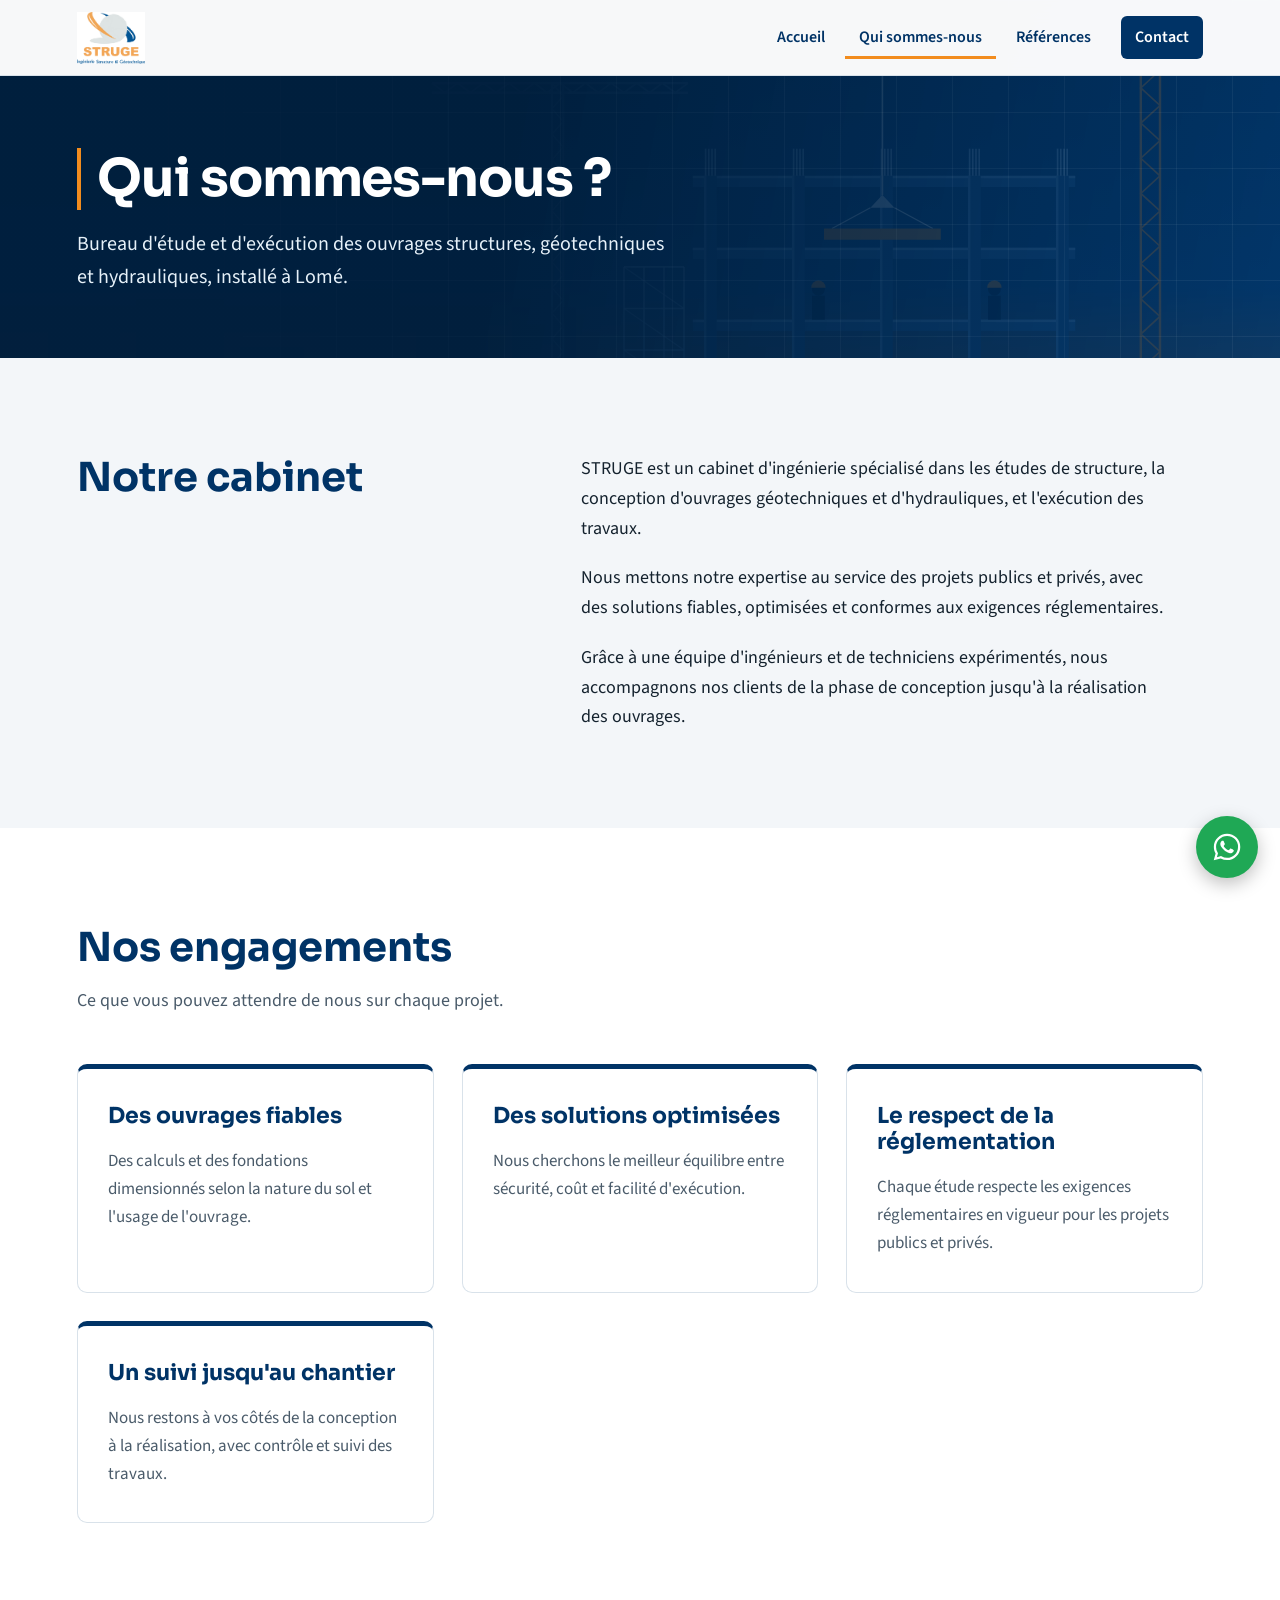
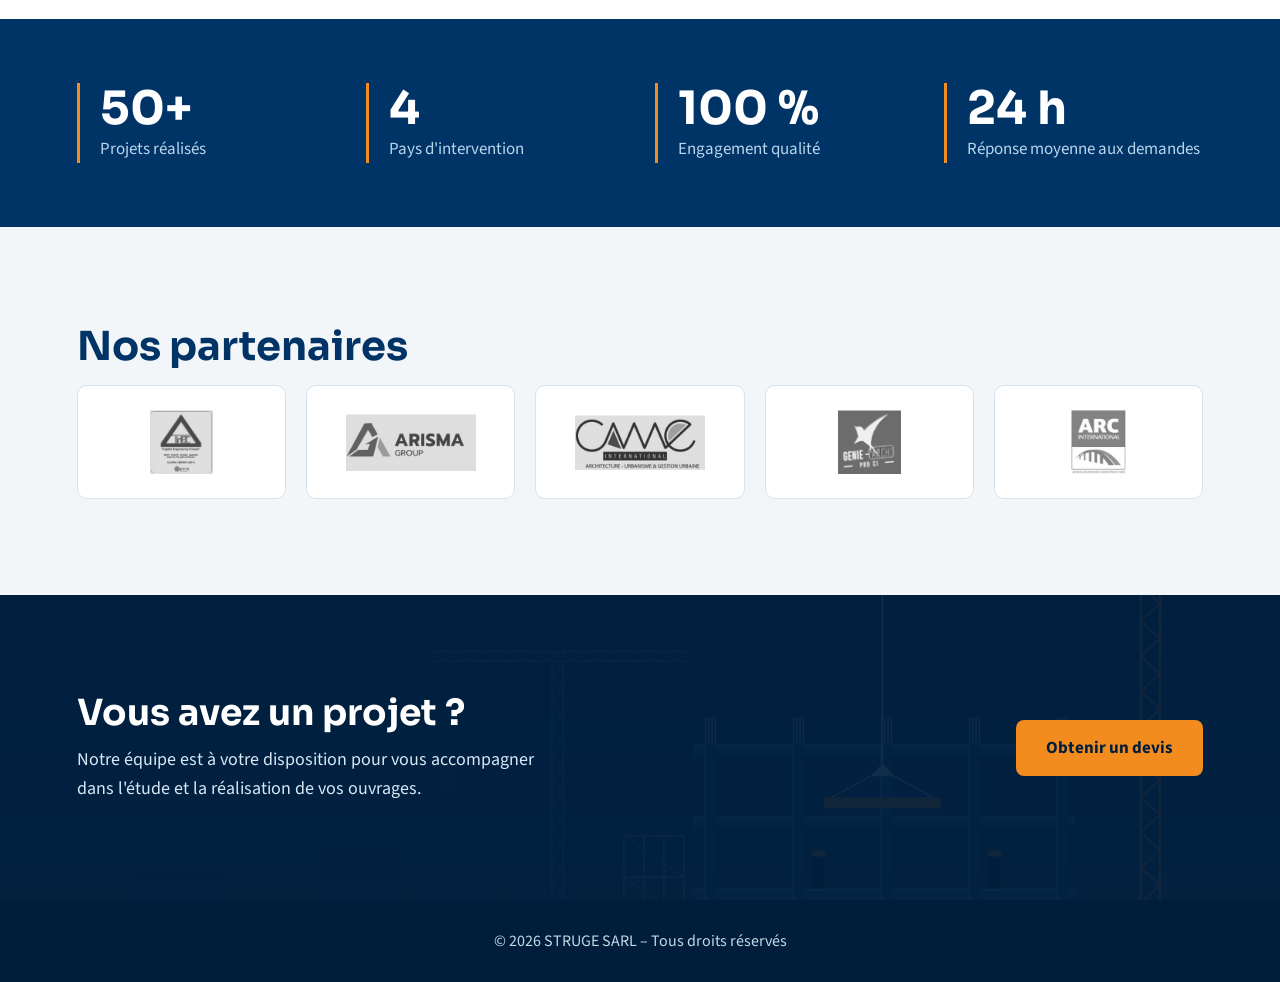
<file: about.html>
<!DOCTYPE html>
<html lang="fr">

<head>
    <meta charset="UTF-8">
    <meta name="viewport" content="width=device-width, initial-scale=1.0">

    <title>Qui sommes-nous – Ingénierie structure et géotechnique | STRUGE</title>
    <meta name="description" content="STRUGE, cabinet d'ingénierie à Lomé (Togo) : études de structure, géotechnique, hydraulique et exécution des travaux.">
    <meta name="theme-color" content="#003366">

    <meta property="og:type" content="website">
    <meta property="og:title" content="Qui sommes-nous – Ingénierie structure et géotechnique | STRUGE">
    <meta property="og:description" content="STRUGE, cabinet d'ingénierie à Lomé (Togo) : études de structure, géotechnique, hydraulique et exécution des travaux.">
    <meta property="og:image" content="images/hero-chantier.svg">

    <link rel="icon" href="images/logo-struge.png">

    <link rel="preconnect" href="https://fonts.googleapis.com">
    <link rel="preconnect" href="https://fonts.gstatic.com" crossorigin>
    <link href="https://fonts.googleapis.com/css2?family=Sora:wght@500;600;700&family=Source+Sans+3:wght@400;600;700&display=swap" rel="stylesheet">

    <link rel="stylesheet" href="style.css">
</head>

<body>

    <a class="skip-link" href="#contenu">Aller au contenu</a>

    <header class="site-header">
        <div class="container header-inner">

            <a class="logo" href="index.html" aria-label="STRUGE – Accueil">
                <img src="images/logo-struge.png" alt="STRUGE">
            </a>

            <button class="nav-toggle" type="button" aria-expanded="false" aria-controls="menu" aria-label="Ouvrir le menu">
                <svg viewBox="0 0 24 24" fill="none" stroke="currentColor" stroke-width="2" stroke-linecap="round" aria-hidden="true">
                    <path d="M4 7h16M4 12h16M4 17h16" />
                </svg>
            </button>

            <nav class="main-nav" id="menu" aria-label="Navigation principale">
                <a href="index.html">Accueil</a>
                <a href="about.html" aria-current="page">Qui sommes-nous</a>
                <a href="services.html">Références</a>
                <a href="contact.html" class="nav-cta">Contact</a>
            </nav>

        </div>
    </header>

    <main id="contenu">

        <section class="page-hero">
            <div class="container">
                <h1>Qui sommes-nous ?</h1>
                <p>Bureau d'étude et d'exécution des ouvrages structures, géotechniques et hydrauliques, installé à Lomé.</p>
            </div>
        </section>


        <section class="section presentation">
            <div class="container">

                <h2 class="section-title">Notre cabinet</h2>

                <div>
                    <p>
                        STRUGE est un cabinet d'ingénierie spécialisé dans les
                        études de structure, la conception d'ouvrages géotechniques
                        et d'hydrauliques, et l'exécution des travaux.
                    </p>

                    <p>
                        Nous mettons notre expertise au service des projets
                        publics et privés, avec des solutions fiables,
                        optimisées et conformes aux exigences réglementaires.
                    </p>

                    <p>
                        Grâce à une équipe d'ingénieurs et de techniciens
                        expérimentés, nous accompagnons nos clients de la phase
                        de conception jusqu'à la réalisation des ouvrages.
                    </p>
                </div>

            </div>
        </section>


        <section class="section">
            <div class="container">

                <h2 class="section-title">Nos engagements</h2>
                <p class="section-lead">Ce que vous pouvez attendre de nous sur chaque projet.</p>

                <div class="grid">

                    <article class="box">
                        <h3>Des ouvrages fiables</h3>
                        <p>Des calculs et des fondations dimensionnés selon la nature du sol et l'usage de l'ouvrage.</p>
                    </article>

                    <article class="box">
                        <h3>Des solutions optimisées</h3>
                        <p>Nous cherchons le meilleur équilibre entre sécurité, coût et facilité d'exécution.</p>
                    </article>

                    <article class="box">
                        <h3>Le respect de la réglementation</h3>
                        <p>Chaque étude respecte les exigences réglementaires en vigueur pour les projets publics et privés.</p>
                    </article>

                    <article class="box">
                        <h3>Un suivi jusqu'au chantier</h3>
                        <p>Nous restons à vos côtés de la conception à la réalisation, avec contrôle et suivi des travaux.</p>
                    </article>

                </div>
            </div>
        </section>


        <section class="stats" aria-label="STRUGE en chiffres">
            <div class="container">

                <div class="stat">
                    <strong>50+</strong>
                    <span>Projets réalisés</span>
                </div>

                <div class="stat">
                    <strong>4</strong>
                    <span>Pays d'intervention</span>
                </div>

                <div class="stat">
                    <strong>100&nbsp;%</strong>
                    <span>Engagement qualité</span>
                </div>

                <div class="stat">
                    <strong>24&nbsp;h</strong>
                    <span>Réponse moyenne aux demandes</span>
                </div>

            </div>
        </section>


        <section class="section partners">
            <div class="container">

                <h2 class="section-title">Nos partenaires</h2>

                <ul class="partner-logos">
                    <li><img src="images/trec.png" alt="TREC" loading="lazy"></li>
                    <li><img src="images/arisma.png" alt="Arisma" loading="lazy"></li>
                    <li><img src="images/came.png" alt="Came" loading="lazy"></li>
                    <li><img src="images/archpro.png" alt="Archpro" loading="lazy"></li>
                    <li><img src="images/arcinter.png" alt="Arcinter" loading="lazy"></li>
                </ul>

            </div>
        </section>

        <!-- APPEL À L'ACTION -->
        <section class="section cta">
            <div class="container">

                <div>
                    <h2>Vous avez un projet ?</h2>
                    <p>
                        Notre équipe est à votre disposition pour vous accompagner
                        dans l'étude et la réalisation de vos ouvrages.
                    </p>
                </div>

                <a href="contact.html" class="btn">Obtenir un devis</a>

            </div>
        </section>

    </main>


    <footer class="site-footer">
        <p>© 2026 STRUGE SARL – Tous droits réservés</p>
    </footer>


    <!-- Bouton WhatsApp flottant -->
    <a class="whatsapp" href="https://wa.me/22893707146" target="_blank" rel="noopener" aria-label="Écrire à STRUGE sur WhatsApp">
        <svg viewBox="0 0 24 24" fill="currentColor" aria-hidden="true">
            <path d="M12.04 2C6.58 2 2.13 6.45 2.13 11.91c0 1.75.46 3.45 1.32 4.95L2.05 22l5.25-1.38a9.9 9.9 0 0 0 4.74 1.21h.01c5.46 0 9.91-4.45 9.91-9.91 0-2.65-1.03-5.14-2.9-7.01A9.82 9.82 0 0 0 12.04 2zm0 18.15h-.01a8.2 8.2 0 0 1-4.19-1.15l-.3-.18-3.12.82.83-3.04-.2-.31a8.2 8.2 0 0 1-1.26-4.38c0-4.54 3.7-8.24 8.25-8.24 2.2 0 4.27.86 5.82 2.42a8.18 8.18 0 0 1 2.41 5.83c0 4.54-3.7 8.23-8.23 8.23zm4.52-6.17c-.25-.12-1.47-.72-1.69-.81-.23-.08-.39-.12-.56.12-.17.25-.64.81-.78.97-.14.17-.29.19-.54.06-.25-.12-1.05-.39-2-1.23-.74-.66-1.23-1.47-1.38-1.72-.14-.25-.02-.38.11-.5.11-.11.25-.29.37-.43.12-.14.17-.25.25-.41.08-.17.04-.31-.02-.43-.06-.12-.56-1.34-.76-1.84-.2-.48-.4-.42-.56-.43h-.48c-.17 0-.43.06-.66.31-.23.25-.87.85-.87 2.07 0 1.22.89 2.4 1.01 2.56.12.17 1.75 2.67 4.23 3.74.59.26 1.05.41 1.41.52.59.19 1.13.16 1.56.1.48-.07 1.47-.6 1.67-1.18.21-.58.21-1.07.14-1.18-.06-.1-.23-.16-.48-.29z" />
        </svg>
    </a>

    <script>
        // Menu mobile
        (function () {
            var btn = document.querySelector('.nav-toggle');
            var menu = document.getElementById('menu');

            btn.addEventListener('click', function () {
                var open = menu.classList.toggle('is-open');
                btn.setAttribute('aria-expanded', open);
                btn.setAttribute('aria-label', open ? 'Fermer le menu' : 'Ouvrir le menu');
            });

            menu.addEventListener('click', function (e) {
                if (e.target.tagName === 'A') {
                    menu.classList.remove('is-open');
                    btn.setAttribute('aria-expanded', 'false');
                }
            });
        })();
    </script>

</body>

</html>
</file>
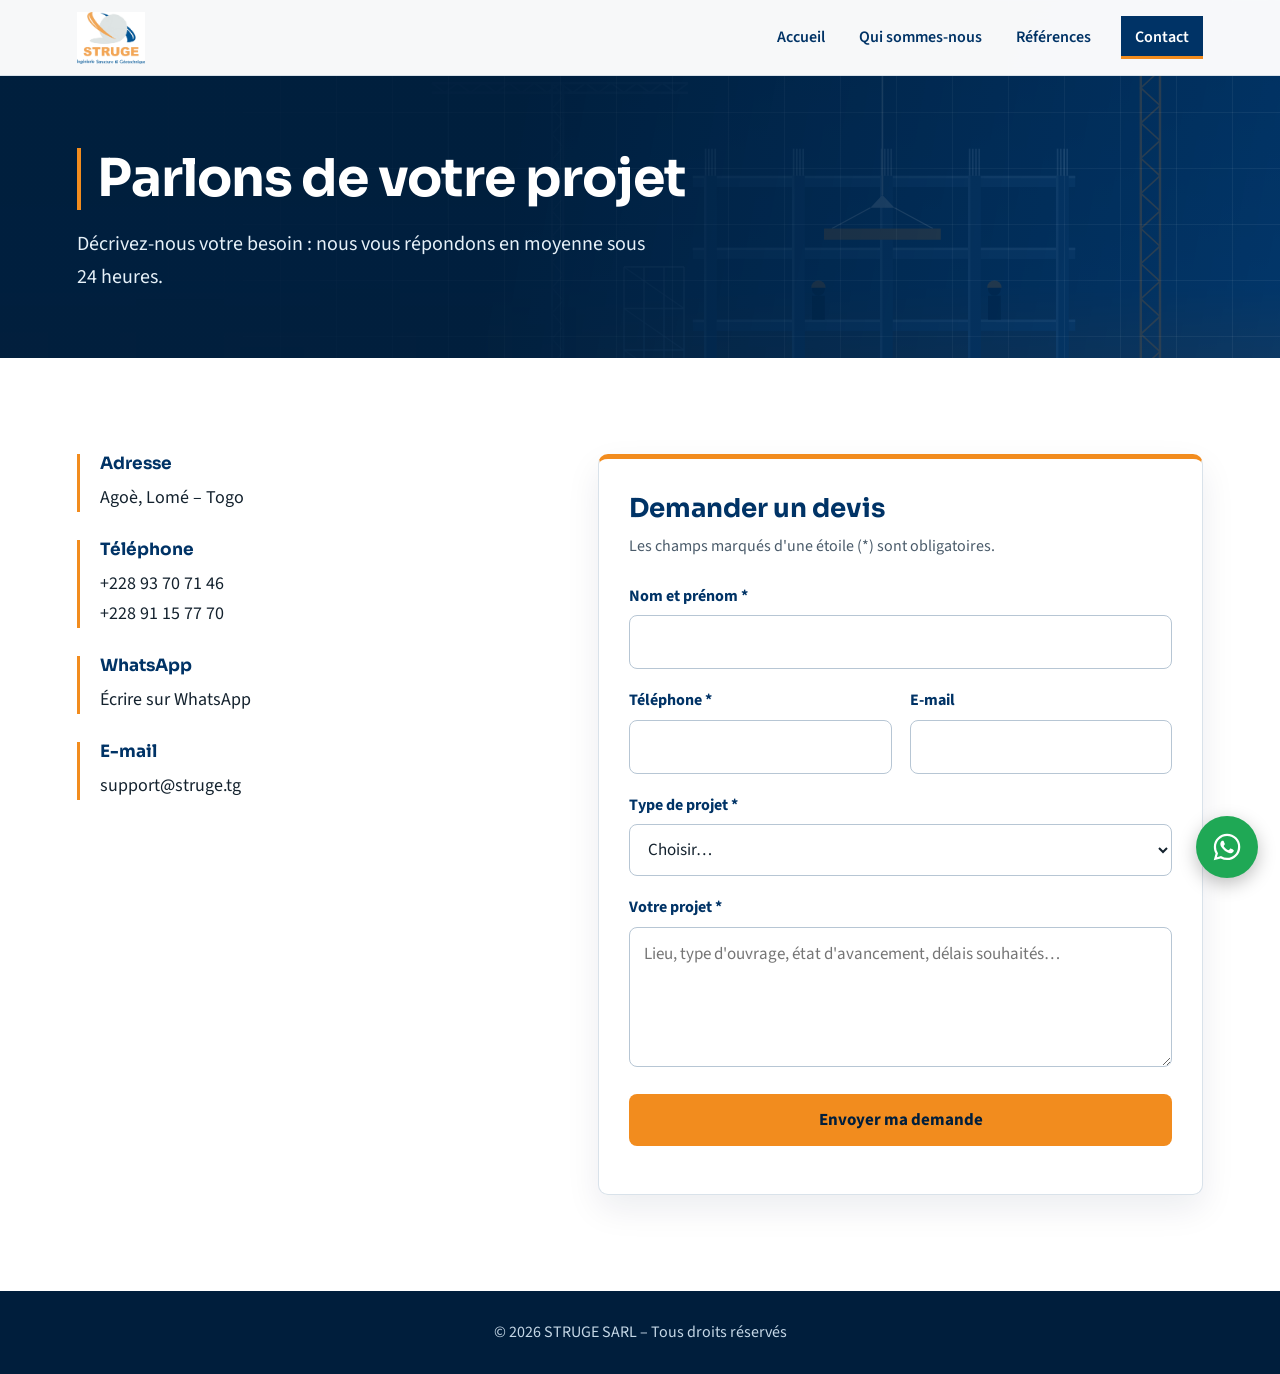
<file: contact.html>
<!DOCTYPE html>
<html lang="fr">

<head>
    <meta charset="UTF-8">
    <meta name="viewport" content="width=device-width, initial-scale=1.0">

    <title>Contact et demande de devis | STRUGE</title>
    <meta name="description" content="Contactez STRUGE à Agoè, Lomé (Togo) : téléphone, WhatsApp, e-mail ou formulaire de demande de devis.">
    <meta name="theme-color" content="#003366">

    <meta property="og:type" content="website">
    <meta property="og:title" content="Contact et demande de devis | STRUGE">
    <meta property="og:description" content="Contactez STRUGE à Agoè, Lomé (Togo) : téléphone, WhatsApp, e-mail ou formulaire de demande de devis.">
    <meta property="og:image" content="images/hero-chantier.svg">

    <link rel="icon" href="images/logo-struge.png">

    <link rel="preconnect" href="https://fonts.googleapis.com">
    <link rel="preconnect" href="https://fonts.gstatic.com" crossorigin>
    <link href="https://fonts.googleapis.com/css2?family=Sora:wght@500;600;700&family=Source+Sans+3:wght@400;600;700&display=swap" rel="stylesheet">

    <link rel="stylesheet" href="style.css">
</head>

<body>

    <a class="skip-link" href="#contenu">Aller au contenu</a>

    <header class="site-header">
        <div class="container header-inner">

            <a class="logo" href="index.html" aria-label="STRUGE – Accueil">
                <img src="images/logo-struge.png" alt="STRUGE">
            </a>

            <button class="nav-toggle" type="button" aria-expanded="false" aria-controls="menu" aria-label="Ouvrir le menu">
                <svg viewBox="0 0 24 24" fill="none" stroke="currentColor" stroke-width="2" stroke-linecap="round" aria-hidden="true">
                    <path d="M4 7h16M4 12h16M4 17h16" />
                </svg>
            </button>

            <nav class="main-nav" id="menu" aria-label="Navigation principale">
                <a href="index.html">Accueil</a>
                <a href="about.html">Qui sommes-nous</a>
                <a href="services.html">Références</a>
                <a href="contact.html" class="nav-cta" aria-current="page">Contact</a>
            </nav>

        </div>
    </header>

    <main id="contenu">

        <section class="page-hero">
            <div class="container">
                <h1>Parlons de votre projet</h1>
                <p>Décrivez-nous votre besoin : nous vous répondons en moyenne sous 24&nbsp;heures.</p>
            </div>
        </section>


        <section class="section">
            <div class="container contact-layout">

                <div class="contact-info">

                    <div class="contact-item">
                        <h3>Adresse</h3>
                        <address>Agoè, Lomé – Togo</address>
                    </div>

                    <div class="contact-item">
                        <h3>Téléphone</h3>
                        <a href="tel:+22893707146">+228 93 70 71 46</a>
                        <a href="tel:+22891157770">+228 91 15 77 70</a>
                    </div>

                    <div class="contact-item">
                        <h3>WhatsApp</h3>
                        <a href="https://wa.me/22893707146" target="_blank" rel="noopener">Écrire sur WhatsApp</a>
                    </div>

                    <div class="contact-item">
                        <h3>E-mail</h3>
                        <a href="mailto:support@struge.tg">support@struge.tg</a>
                    </div>

                </div>

                <form class="quote-form" id="devis" novalidate>

                    <h2>Demander un devis</h2>
                    <p class="form-note">Les champs marqués d'une étoile (*) sont obligatoires.</p>

                    <div class="field">
                        <label for="nom">Nom et prénom *</label>
                        <input type="text" id="nom" name="nom" autocomplete="name" required>
                    </div>

                    <div class="field-row">
                        <div class="field">
                            <label for="tel">Téléphone *</label>
                            <input type="tel" id="tel" name="tel" autocomplete="tel" required>
                        </div>
                        <div class="field">
                            <label for="email">E-mail</label>
                            <input type="email" id="email" name="email" autocomplete="email">
                        </div>
                    </div>

                    <div class="field">
                        <label for="type">Type de projet *</label>
                        <select id="type" name="type" required>
                            <option value="">Choisir…</option>
                            <option>Bâtiment (étude de structure, fondations)</option>
                            <option>Infrastructure ou hydraulique</option>
                            <option>Expertise ou diagnostic</option>
                            <option>Autre</option>
                        </select>
                    </div>

                    <div class="field">
                        <label for="message">Votre projet *</label>
                        <textarea id="message" name="message" required placeholder="Lieu, type d'ouvrage, état d'avancement, délais souhaités…"></textarea>
                    </div>

                    <button type="submit" class="btn">Envoyer ma demande</button>
                    <p class="form-status" id="form-status" role="status" aria-live="polite"></p>

                </form>

            </div>
        </section>

    </main>


    <footer class="site-footer">
        <p>© 2026 STRUGE SARL – Tous droits réservés</p>
    </footer>


    <!-- Bouton WhatsApp flottant -->
    <a class="whatsapp" href="https://wa.me/22893707146" target="_blank" rel="noopener" aria-label="Écrire à STRUGE sur WhatsApp">
        <svg viewBox="0 0 24 24" fill="currentColor" aria-hidden="true">
            <path d="M12.04 2C6.58 2 2.13 6.45 2.13 11.91c0 1.75.46 3.45 1.32 4.95L2.05 22l5.25-1.38a9.9 9.9 0 0 0 4.74 1.21h.01c5.46 0 9.91-4.45 9.91-9.91 0-2.65-1.03-5.14-2.9-7.01A9.82 9.82 0 0 0 12.04 2zm0 18.15h-.01a8.2 8.2 0 0 1-4.19-1.15l-.3-.18-3.12.82.83-3.04-.2-.31a8.2 8.2 0 0 1-1.26-4.38c0-4.54 3.7-8.24 8.25-8.24 2.2 0 4.27.86 5.82 2.42a8.18 8.18 0 0 1 2.41 5.83c0 4.54-3.7 8.23-8.23 8.23zm4.52-6.17c-.25-.12-1.47-.72-1.69-.81-.23-.08-.39-.12-.56.12-.17.25-.64.81-.78.97-.14.17-.29.19-.54.06-.25-.12-1.05-.39-2-1.23-.74-.66-1.23-1.47-1.38-1.72-.14-.25-.02-.38.11-.5.11-.11.25-.29.37-.43.12-.14.17-.25.25-.41.08-.17.04-.31-.02-.43-.06-.12-.56-1.34-.76-1.84-.2-.48-.4-.42-.56-.43h-.48c-.17 0-.43.06-.66.31-.23.25-.87.85-.87 2.07 0 1.22.89 2.4 1.01 2.56.12.17 1.75 2.67 4.23 3.74.59.26 1.05.41 1.41.52.59.19 1.13.16 1.56.1.48-.07 1.47-.6 1.67-1.18.21-.58.21-1.07.14-1.18-.06-.1-.23-.16-.48-.29z" />
        </svg>
    </a>

    <script>
        // Menu mobile
        (function () {
            var btn = document.querySelector('.nav-toggle');
            var menu = document.getElementById('menu');

            btn.addEventListener('click', function () {
                var open = menu.classList.toggle('is-open');
                btn.setAttribute('aria-expanded', open);
                btn.setAttribute('aria-label', open ? 'Fermer le menu' : 'Ouvrir le menu');
            });

            menu.addEventListener('click', function (e) {
                if (e.target.tagName === 'A') {
                    menu.classList.remove('is-open');
                    btn.setAttribute('aria-expanded', 'false');
                }
            });
        })();

        // Formulaire de devis : ouvre le courrier électronique avec la demande pré-remplie
        (function () {
            var form = document.getElementById('devis');
            var status = document.getElementById('form-status');

            form.addEventListener('submit', function (e) {
                e.preventDefault();

                var f = form.elements;
                if (!f.nom.value.trim() || !f.tel.value.trim() || !f.type.value || !f.message.value.trim()) {
                    status.textContent = 'Merci de remplir tous les champs obligatoires (*).';
                    return;
                }

                var body =
                    'Nom : ' + f.nom.value.trim() + '\n' +
                    'Téléphone : ' + f.tel.value.trim() + '\n' +
                    'E-mail : ' + (f.email.value.trim() || 'non renseigné') + '\n' +
                    'Type de projet : ' + f.type.value + '\n\n' +
                    f.message.value.trim();

                window.location.href = 'mailto:support@struge.tg' +
                    '?subject=' + encodeURIComponent('Demande de devis – ' + f.type.value) +
                    '&body=' + encodeURIComponent(body);

                status.textContent = 'Votre messagerie s\'ouvre avec votre demande. Il ne reste qu\'à l\'envoyer.';
            });
        })();
    </script>

</body>

</html>
</file>
<file: style.css>
/* =========================================================
   STRUGE – Bureau d'études Structure & Géotechnique
   ========================================================= */

:root {
    --navy: #003366;
    --navy-deep: #001e3c;
    --orange: #f28c1e;
    --orange-dark: #b85c00;
    --ink: #14222e;
    --muted: #4a5b6a;
    --paper: #f3f6f9;
    --line: #d9e2ea;
    --white: #ffffff;

    --font-title: 'Sora', 'Segoe UI', sans-serif;
    --font-body: 'Source Sans 3', 'Segoe UI', sans-serif;

    --radius: 10px;
    --header-h: 76px;
}

/* ---------- Base ---------- */

*,
*::before,
*::after {
    margin: 0;
    padding: 0;
    box-sizing: border-box;
}

html {
    scroll-behavior: smooth;
    scroll-padding-top: var(--header-h);
}

body {
    font-family: var(--font-body);
    font-size: 18px;
    line-height: 1.65;
    color: var(--ink);
    background: var(--white);
    -webkit-font-smoothing: antialiased;
}

img {
    display: block;
    max-width: 100%;
}

a {
    color: inherit;
}

h1,
h2,
h3 {
    font-family: var(--font-title);
    line-height: 1.2;
    color: var(--navy);
}

:focus-visible {
    outline: 3px solid var(--orange);
    outline-offset: 3px;
}

.skip-link {
    position: absolute;
    left: 12px;
    top: -60px;
    background: var(--navy);
    color: var(--white);
    padding: 10px 16px;
    border-radius: var(--radius);
    z-index: 2000;
}

.skip-link:focus {
    top: 12px;
}

.container {
    width: min(1180px, 100% - 12%);
    margin-inline: auto;
}

.section {
    padding: 96px 0;
}

.section-title {
    font-size: clamp(28px, 4vw, 40px);
    margin-bottom: 14px;
}

.section-lead {
    max-width: 62ch;
    color: var(--muted);
    margin-bottom: 48px;
}

/* ---------- En-tête ---------- */

.site-header {
    position: fixed;
    inset: 0 0 auto 0;
    height: var(--header-h);
    background: rgba(255, 255, 255, 0.97);
    backdrop-filter: blur(10px);
    border-bottom: 1px solid var(--line);
    z-index: 1000;
}

.header-inner {
    height: 100%;
    display: flex;
    align-items: center;
    justify-content: space-between;
    gap: 20px;
}

.logo img {
    height: 52px;
    width: auto;
}

.main-nav {
    display: flex;
    align-items: center;
    gap: 6px;
}

.main-nav a {
    text-decoration: none;
    color: var(--navy);
    font-weight: 600;
    font-size: 16px;
    padding: 8px 14px;
    border-radius: 6px;
    transition: background 0.2s, color 0.2s;
}

.main-nav a:hover {
    background: var(--paper);
    color: var(--orange-dark);
}

.main-nav a[aria-current='page'] {
    box-shadow: inset 0 -3px 0 var(--orange);
    border-radius: 0;
}

.main-nav .nav-cta {
    background: var(--navy);
    color: var(--white);
    margin-left: 10px;
    border-radius: 6px;
    box-shadow: none;
}

.main-nav .nav-cta:hover {
    background: var(--orange-dark);
    color: var(--white);
}

.nav-toggle {
    display: none;
    background: none;
    border: 1px solid var(--line);
    border-radius: 8px;
    width: 46px;
    height: 46px;
    cursor: pointer;
    color: var(--navy);
}

.nav-toggle svg {
    width: 24px;
    height: 24px;
    margin: auto;
}

/* ---------- Boutons ---------- */

.btn,
.btn-outline {
    display: inline-block;
    padding: 14px 30px;
    border-radius: 8px;
    text-decoration: none;
    font-weight: 700;
    font-size: 17px;
    transition: background 0.2s, color 0.2s, transform 0.2s;
}

.btn {
    background: var(--orange);
    color: var(--navy-deep);
}

.btn:hover {
    background: #f7a54a;
    transform: translateY(-2px);
}

.btn-outline {
    border: 2px solid rgba(255, 255, 255, 0.85);
    color: var(--white);
}

.btn-outline:hover {
    background: var(--white);
    color: var(--navy);
}

/* ---------- Hero ---------- */

.hero {
    position: relative;
    min-height: 100vh;
    min-height: 100svh;
    display: flex;
    align-items: center;
    padding: calc(var(--header-h) + 60px) 0 80px;
    color: var(--white);
    background:
        linear-gradient(100deg, rgba(0, 30, 60, 0.95) 30%, rgba(0, 51, 102, 0.45) 70%, rgba(0, 51, 102, 0.2)),
        url('images/hero-chantier.svg') 72% center / cover,
        var(--navy);
    overflow: hidden;
}

/* Trame de plan d'ingénieur */
.hero::before {
    content: '';
    position: absolute;
    inset: 0;
    background-image:
        linear-gradient(rgba(255, 255, 255, 0.06) 1px, transparent 1px),
        linear-gradient(90deg, rgba(255, 255, 255, 0.06) 1px, transparent 1px);
    background-size: 56px 56px;
    mask-image: linear-gradient(90deg, transparent 10%, #000 100%);
    -webkit-mask-image: linear-gradient(90deg, transparent 10%, #000 100%);
    pointer-events: none;
}

.hero .container {
    position: relative;
}

.hero-content {
    max-width: 780px;
}

.hero .subtitle {
    display: block;
    margin-bottom: 22px;
    padding-left: 16px;
    border-left: 4px solid var(--orange);
    font-size: 17px;
    color: #cfe8f7;
}

.hero h1 {
    font-size: clamp(34px, 5.4vw, 62px);
    color: var(--white);
    margin-bottom: 26px;
    letter-spacing: -0.02em;
}

.hero p {
    font-size: 20px;
    max-width: 60ch;
    margin-bottom: 38px;
    color: #e6f1f9;
}

.hero-buttons {
    display: flex;
    flex-wrap: wrap;
    gap: 16px;
}

/* ---------- Présentation ---------- */

.presentation {
    background: var(--paper);
}

.presentation .container {
    display: grid;
    grid-template-columns: 1fr 1.4fr;
    gap: 60px;
    align-items: start;
}

.presentation .section-title {
    margin-bottom: 0;
}

.presentation p {
    margin-bottom: 20px;
    max-width: 65ch;
}

.presentation p:last-child {
    margin-bottom: 0;
}

/* ---------- Domaines d'intervention ---------- */

.grid {
    display: grid;
    grid-template-columns: repeat(auto-fit, minmax(300px, 1fr));
    gap: 28px;
}

.box {
    background: var(--white);
    padding: 34px 30px;
    border: 1px solid var(--line);
    border-top: 5px solid var(--navy);
    border-radius: var(--radius);
    transition: box-shadow 0.25s, border-color 0.25s;
}

.box:hover {
    border-top-color: var(--orange);
    box-shadow: 0 14px 34px rgba(0, 30, 60, 0.1);
}

.box h3 {
    font-size: 22px;
    margin-bottom: 18px;
}

.box ul {
    list-style: none;
}

.box li {
    position: relative;
    padding-left: 26px;
    margin-bottom: 12px;
    font-size: 17px;
}

.box li::before {
    content: '';
    position: absolute;
    left: 3px;
    top: 0.5em;
    width: 7px;
    height: 12px;
    border: solid var(--orange);
    border-width: 0 3px 3px 0;
    transform: rotate(45deg) translateY(-50%);
}

/* ---------- Chiffres ---------- */

.stats {
    background: var(--navy);
    color: var(--white);
    padding: 64px 0;
}

.stats .container {
    display: grid;
    grid-template-columns: repeat(auto-fit, minmax(190px, 1fr));
    gap: 30px;
}

.stat {
    padding-left: 20px;
    border-left: 3px solid var(--orange);
}

.stat strong {
    display: block;
    font-family: var(--font-title);
    font-size: 46px;
    line-height: 1.1;
    color: var(--white);
}

.stat span {
    color: #b9d6ec;
    font-size: 17px;
}

/* ---------- Références ---------- */

.cards {
    display: grid;
    grid-template-columns: repeat(auto-fit, minmax(320px, 1fr));
    gap: 30px;
    align-items: stretch;
}

.card {
    display: flex;
    flex-direction: column;
    background: var(--white);
    border: 1px solid var(--line);
    border-radius: var(--radius);
    overflow: hidden;
    transition: box-shadow 0.25s;
}

.card:hover {
    box-shadow: 0 14px 34px rgba(0, 30, 60, 0.1);
}

.card-media img {
    width: 100%;
    height: 240px;
    object-fit: cover;
}

/* Galerie : une grande image + deux petites */
.card-gallery {
    display: grid;
    grid-template-columns: 1fr 1fr;
    gap: 3px;
    background: var(--line);
}

.card-gallery img {
    width: 100%;
    height: 118px;
    object-fit: cover;
}

.card-gallery img:first-child {
    grid-column: 1 / -1;
    height: 240px;
}

.card-content {
    padding: 24px 26px 28px;
    flex: 1;
}

.card h3 {
    font-size: 20px;
    margin-bottom: 10px;
}

.card .label {
    display: block;
    margin-top: 14px;
    font-weight: 700;
    color: var(--navy);
}

.card p {
    color: var(--muted);
    font-size: 17px;
}

/* ---------- Partenaires ---------- */

.partners {
    background: var(--paper);
}

.partner-logos {
    display: grid;
    grid-template-columns: repeat(auto-fit, minmax(160px, 1fr));
    gap: 20px;
}

.partner-logos li {
    list-style: none;
    display: flex;
    align-items: center;
    justify-content: center;
    background: var(--white);
    border: 1px solid var(--line);
    border-radius: var(--radius);
    padding: 24px;
    min-height: 110px;
}

.partner-logos img {
    width: 130px;
    max-height: 64px;
    object-fit: contain;
    filter: grayscale(100%);
    opacity: 0.8;
    transition: filter 0.25s, opacity 0.25s;
}

.partner-logos li:hover img {
    filter: none;
    opacity: 1;
}

/* ---------- Appel à l'action ---------- */

.cta {
    position: relative;
    background:
        linear-gradient(rgba(0, 30, 60, 0.93), rgba(0, 30, 60, 0.93)),
        url('images/hero-chantier.svg') 72% center / cover,
        var(--navy-deep);
    color: var(--white);
}

.cta .container {
    display: flex;
    flex-wrap: wrap;
    align-items: center;
    justify-content: space-between;
    gap: 30px;
}

.cta h2 {
    color: var(--white);
    margin-bottom: 10px;
    font-size: clamp(26px, 3.6vw, 36px);
}

.cta p {
    max-width: 52ch;
    color: #d6e8f5;
}

/* ---------- Contact ---------- */

.contact-grid {
    display: grid;
    grid-template-columns: repeat(auto-fit, minmax(240px, 1fr));
    gap: 28px;
}

.contact-item {
    padding-left: 20px;
    border-left: 3px solid var(--orange);
}

.contact-item h3 {
    font-size: 17px;
    margin-bottom: 8px;
}

.contact-item a,
.contact-item address {
    display: block;
    font-style: normal;
    text-decoration: none;
    color: var(--ink);
}

.contact-item a:hover {
    color: var(--orange-dark);
    text-decoration: underline;
}

/* ---------- Pied de page ---------- */

.site-footer {
    background: var(--navy-deep);
    color: #c4d7e6;
    text-align: center;
    padding: 28px 20px;
    font-size: 16px;
}

/* ---------- Bouton WhatsApp ---------- */

.whatsapp {
    position: fixed;
    right: 22px;
    bottom: 22px;
    width: 62px;
    height: 62px;
    border-radius: 50%;
    background: #1fa855;
    color: var(--white);
    display: flex;
    align-items: center;
    justify-content: center;
    box-shadow: 0 6px 18px rgba(0, 0, 0, 0.25);
    z-index: 999;
    transition: transform 0.2s;
}

.whatsapp svg {
    width: 32px;
    height: 32px;
}

.whatsapp:hover {
    transform: scale(1.08);
}

/* ---------- Tablette ---------- */

@media (max-width: 992px) {
    .presentation .container {
        grid-template-columns: 1fr;
        gap: 24px;
    }

    .presentation .section-title {
        margin-bottom: 10px;
    }

    .section {
        padding: 72px 0;
    }
}

/* ---------- Mobile : menu repliable ---------- */

@media (max-width: 820px) {
    .nav-toggle {
        display: flex;
    }

    .main-nav {
        position: absolute;
        top: var(--header-h);
        left: 0;
        right: 0;
        flex-direction: column;
        align-items: stretch;
        gap: 0;
        background: var(--white);
        border-bottom: 1px solid var(--line);
        padding: 10px 6% 20px;
        display: none;
    }

    .main-nav.is-open {
        display: flex;
    }

    .main-nav a {
        padding: 14px 6px;
        border-bottom: 1px solid var(--line);
        border-radius: 0;
    }

    .main-nav a[aria-current='page'] {
        box-shadow: inset 4px 0 0 var(--orange);
        padding-left: 16px;
    }

    .main-nav .nav-cta {
        margin: 14px 0 0;
        text-align: center;
        border-radius: 8px;
    }
}

@media (max-width: 600px) {
    body {
        font-size: 17px;
    }

    .container {
        width: min(1180px, 100% - 10%);
    }

    .hero {
        align-items: flex-start;
        padding-top: calc(var(--header-h) + 40px);
    }

    .hero p {
        font-size: 18px;
    }

    .btn,
    .btn-outline {
        width: 100%;
        text-align: center;
    }

    .cta .btn {
        width: 100%;
    }

    .stat strong {
        font-size: 38px;
    }
}

/* ---------- Accessibilité : mouvement réduit ---------- */

@media (prefers-reduced-motion: reduce) {
    html {
        scroll-behavior: auto;
    }

    * {
        transition: none !important;
    }
}


/* =========================================================
   PAGES INTERNES (about, services, contact)
   ========================================================= */

.page-hero {
    position: relative;
    padding: calc(var(--header-h) + 72px) 0 64px;
    color: var(--white);
    background:
        linear-gradient(100deg, rgba(0, 30, 60, 0.97) 40%, rgba(0, 51, 102, 0.8)),
        url('images/hero-chantier.svg') 72% center / cover,
        var(--navy-deep);
    overflow: hidden;
}

.page-hero::before {
    content: '';
    position: absolute;
    inset: 0;
    background-image:
        linear-gradient(rgba(255, 255, 255, 0.06) 1px, transparent 1px),
        linear-gradient(90deg, rgba(255, 255, 255, 0.06) 1px, transparent 1px);
    background-size: 56px 56px;
    mask-image: linear-gradient(90deg, transparent 10%, #000 100%);
    -webkit-mask-image: linear-gradient(90deg, transparent 10%, #000 100%);
    pointer-events: none;
}

.page-hero .container {
    position: relative;
}

.page-hero h1 {
    font-size: clamp(32px, 4.6vw, 52px);
    color: var(--white);
    letter-spacing: -0.02em;
    margin-bottom: 18px;
    padding-left: 16px;
    border-left: 4px solid var(--orange);
}

.page-hero p {
    max-width: 60ch;
    font-size: 20px;
    color: #e6f1f9;
}

.box p {
    font-size: 17px;
    color: var(--muted);
}

.box + .box,
.grid.two {
    margin-top: 0;
}

.grid.two {
    grid-template-columns: repeat(auto-fit, minmax(340px, 1fr));
}

/* Étapes (suite logique d'une mission) */

.steps {
    list-style: none;
    counter-reset: etape;
    display: grid;
    grid-template-columns: repeat(auto-fit, minmax(240px, 1fr));
    gap: 28px;
}

.steps li {
    counter-increment: etape;
    position: relative;
    padding: 28px 24px 24px;
    background: var(--white);
    border: 1px solid var(--line);
    border-radius: var(--radius);
}

.steps li::before {
    content: counter(etape);
    display: flex;
    align-items: center;
    justify-content: center;
    width: 38px;
    height: 38px;
    margin-bottom: 14px;
    border-radius: 50%;
    background: var(--navy);
    color: var(--white);
    font-family: var(--font-title);
    font-weight: 700;
}

.steps h3 {
    font-size: 19px;
    margin-bottom: 8px;
}

.steps p {
    font-size: 17px;
    color: var(--muted);
}

.section.alt {
    background: var(--paper);
}

/* Page contact */

.contact-layout {
    display: grid;
    grid-template-columns: 1fr 1.3fr;
    gap: 56px;
    align-items: start;
}

.contact-info {
    display: grid;
    gap: 28px;
}

.contact-info .contact-item p {
    color: var(--muted);
    font-size: 17px;
}

.quote-form {
    background: var(--white);
    border: 1px solid var(--line);
    border-top: 5px solid var(--orange);
    border-radius: var(--radius);
    padding: 34px 30px;
    box-shadow: 0 14px 34px rgba(0, 30, 60, 0.08);
}

.quote-form h2 {
    font-size: 26px;
    margin-bottom: 8px;
}

.quote-form .form-note {
    color: var(--muted);
    font-size: 16px;
    margin-bottom: 24px;
}

.field {
    margin-bottom: 18px;
}

.field-row {
    display: grid;
    grid-template-columns: 1fr 1fr;
    gap: 18px;
}

.field label {
    display: block;
    font-weight: 700;
    font-size: 16px;
    color: var(--navy);
    margin-bottom: 6px;
}

.field input,
.field select,
.field textarea {
    width: 100%;
    font: inherit;
    font-size: 17px;
    color: var(--ink);
    background: var(--white);
    border: 1.5px solid #b7c6d4;
    border-radius: 8px;
    padding: 12px 14px;
}

.field textarea {
    min-height: 140px;
    resize: vertical;
}

.field input:focus,
.field select:focus,
.field textarea:focus {
    outline: 3px solid rgba(242, 140, 30, 0.45);
    border-color: var(--orange-dark);
}

.quote-form .btn {
    border: 0;
    cursor: pointer;
    font-family: inherit;
    width: 100%;
}

.form-status {
    margin-top: 14px;
    font-size: 16px;
    color: var(--navy);
}

@media (max-width: 992px) {
    .contact-layout {
        grid-template-columns: 1fr;
        gap: 40px;
    }
}

@media (max-width: 600px) {
    .field-row {
        grid-template-columns: 1fr;
        gap: 0;
    }

    .quote-form {
        padding: 26px 20px;
    }

    .page-hero p {
        font-size: 18px;
    }
}
</file>
